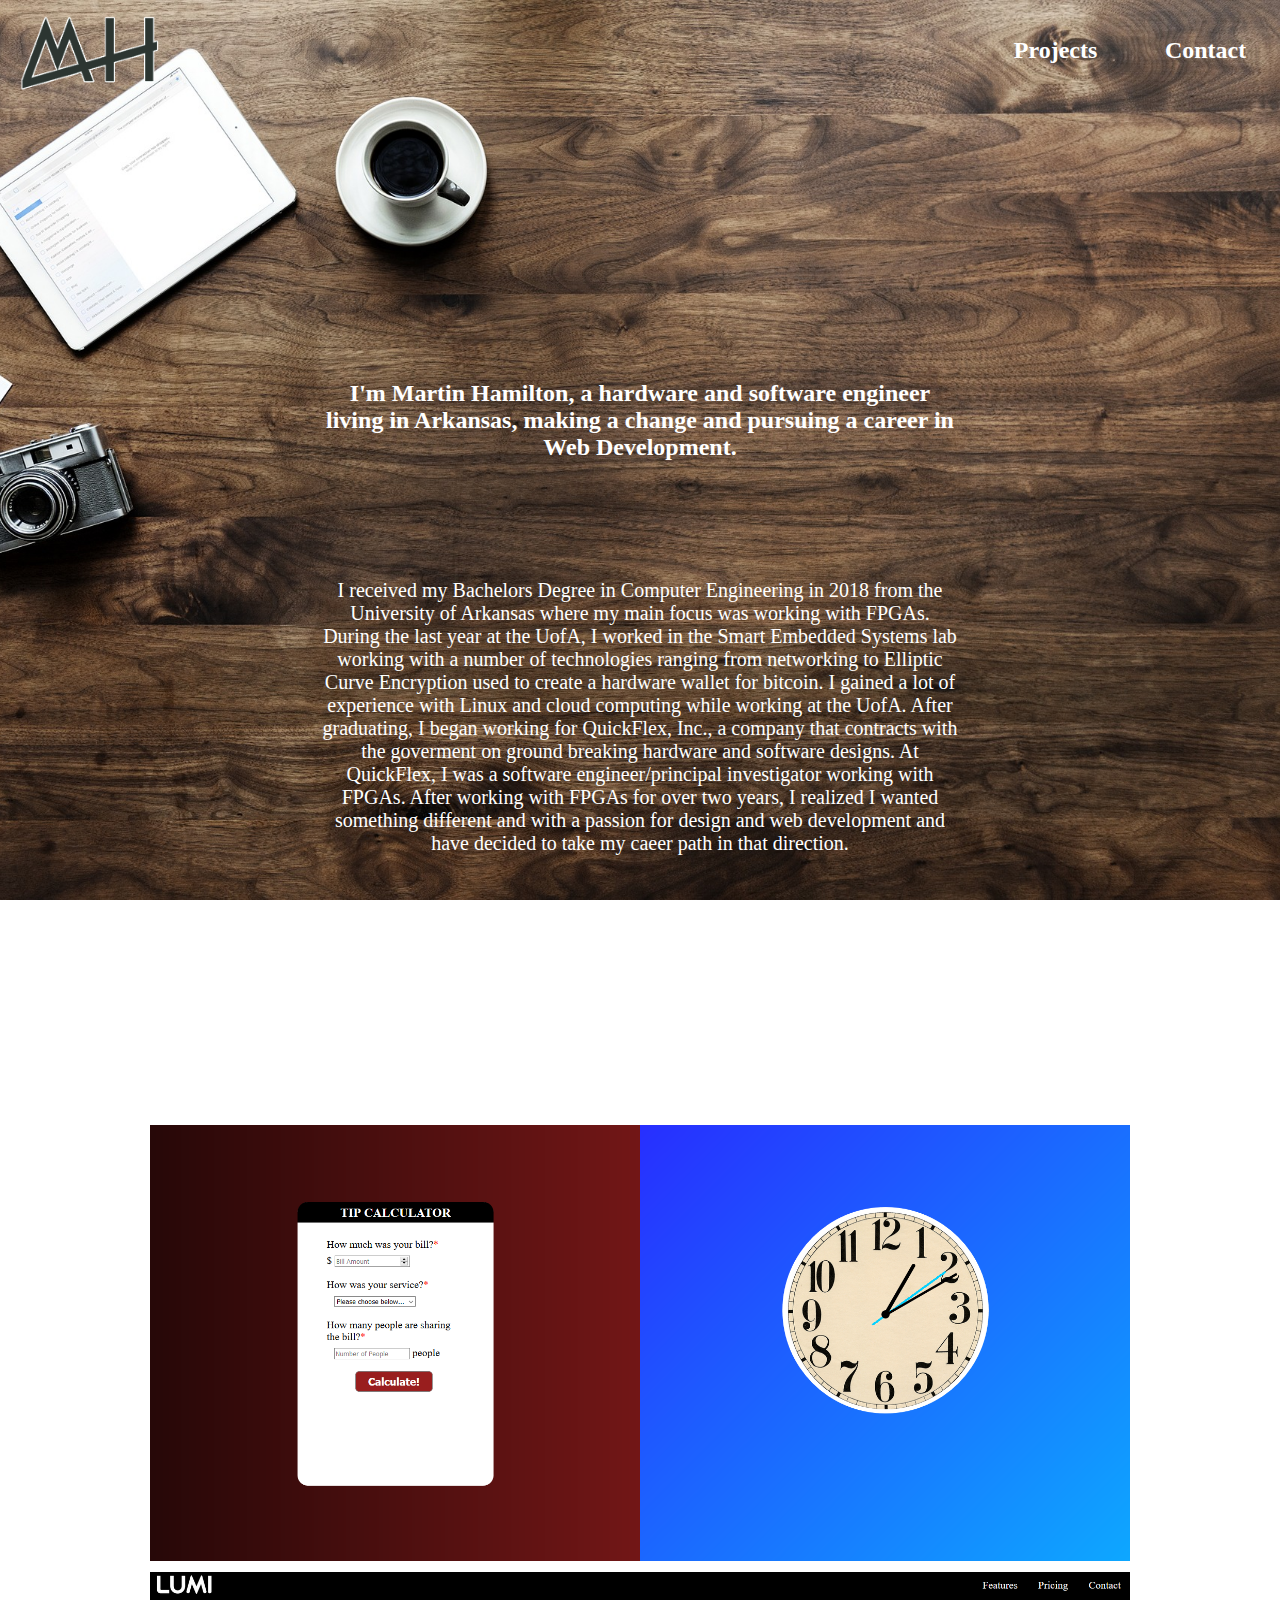
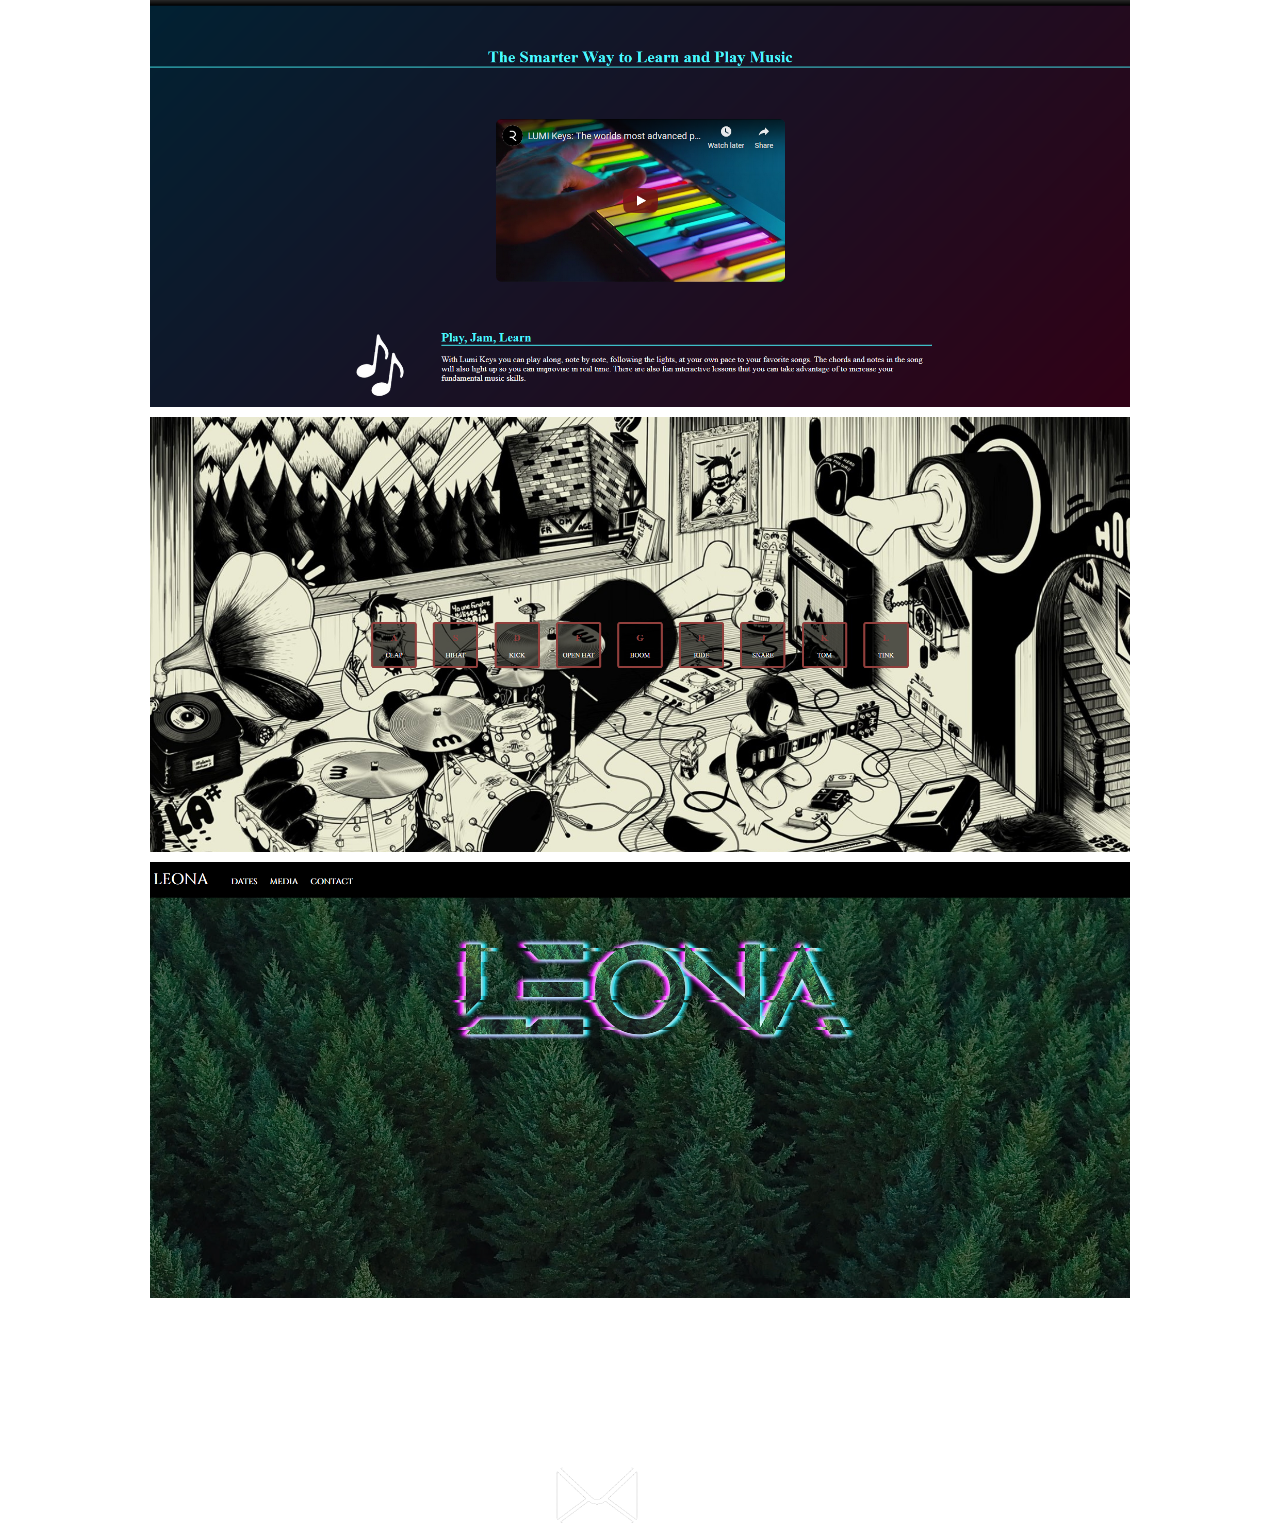
<file: index.html>
<!DOCTYPE html>
<html>
<head>
	<title>Martin Hamilton</title>
	<link rel="icon" href="MH_Logo.png">
	<link rel="stylesheet" href="style.css" type="text/css">
	<script src="https://ajax.googleapis.com/ajax/libs/jquery/3.4.1/jquery.min.js"></script>
	<script src="LP_jquery.js"></script>
</head>
<body>
	<nav>
		<a href="index.html" id="logo_icon"></a>
		<div id="links">
			<a id="projects" href="#projectsSec"><h2>Projects</h2></a>
			<a id="contact" href="#contactSec"><h2>Contact</h2></a>
		</div>
	</nav>
	
	<main>
		<section id="intro">
			<h2>I'm Martin Hamilton, a hardware and software engineer living in Arkansas,
			making a change and pursuing a career in Web Development.
			</h2>
			<br>
			<p id="introDescription">I received my Bachelors Degree in Computer Engineering in 2018 from the University of Arkansas where my main focus was working with FPGAs.
			During the last year at the UofA, I worked in the Smart Embedded Systems lab working with a number of technologies ranging from networking to 
			Elliptic Curve Encryption used to create a hardware wallet for bitcoin. I gained a lot of experience with Linux and cloud computing while working 
			at the UofA. After graduating, I began working for QuickFlex, Inc., a company that contracts with the goverment on ground breaking hardware and software
			designs. At QuickFlex, I was a software engineer/principal investigator working with FPGAs. After working with FPGAs for over two years, I realized
			I wanted something different and with a passion for design and web development and have decided to take my caeer path in that direction.
			</p>
		</section>
		<section id="projectsSec">
		<div id="imageGrid">
			<div id="innerImageGrid">
				<div id="tipDiv">
					<a href="https://mhamilton91.github.io/Tip-Calculator/"><img id="tipCalcScreenshot" class="siteScreenshot" src="TipCalc.png"></a>
					<p id="tipCalcDes" class="descriptions">Tip Calculator<br><br>The tip calculator is a Javascript project that I found while exploring CodePen. 
					This project was one of the first that projects I did using Javascript after I had gained enough experience with HTML and CSS.
					It is a very simple web app that once takes the bill amount, a percentage rating based on a service rating, and the number of 
					people that the bill will be split between to calculate the proper tip.</p>
				</div>
				<div id="clockDiv">
					<a href="https://mhamilton91.github.io/Clock/"><img id="clockScreenshot" class="siteScreenshot" src="Clock.png"></a>
					<p id="clockDes" class="descriptions">Javascript Clock<br><br>The Javascript clock project the second project that I completed while working 
					the 30 Days of Javascript coding challenge. The project takes in the current time and then sets the degrees based on the respective time 
					unit, seconds, minutes, and hours.</p>
				</div>
			</div>
			<div id="lumiDiv">
				<a href="https://mhamilton91.github.io/FCC-Product-Landing-Page/"><img id="lumiScreenshot" class="siteScreenshot" src="LumiExampleLandingPage.png"></a>
				<p id="lumiDes" class="descriptions">Product Landing Page: Lumi<br><br>The product landing page is a project that I did while following the 
				Free Code Camp projects at the end of the HTML/CSS section. The page features only HTML and CSS. I found the LUMI keyboard on Kickstarter 
				and decided to use this as my landing page since I could easily pull information that came directly from the Kickstarter campaign to fill 
				out the information for the product landing page.</p>
			</div>
			<div id="drumKitDiv">
				<a href="https://mhamilton91.github.io/Drum-Kit/"><img id="drumKitScreenshot" class="siteScreenshot" src="DrumKit.png"></a>
				<p id="drumKitDes" class="descriptions">Javascript Interactive Drum Kit<br><br>The interactive drum kit page was the first 30 Days of Javascript 
				project that I completed. The page is set up so that the user can either press the keyboard keys marked for each part of the drum or the user can 
				click on the buttons to play the corresponding drum sound. The original project didn't address the user being able to click on the buttons
				but I felt that it would allow the user more control and it added the ability to play the sounds on a smart phone or tablet.</p>
			</div>
			<div id="leonaDiv">
				<a href="https://mhamilton91.github.io/Leona/"><img id="leonaScreenshot" class="siteScreenshot" src="Leona.png"></a>
				<p id="leonaDes" class="descriptions">Leona Band Page(Under Construction)<br><br>The Leona band page is a page that I am currently working on for a 
				friend's band to start on a personal project to work on my development skills. The website, currently, does not have any Javascript but there are plans 
				to add much more to the website as things move forward. This is the first website that I have worked on with a customer to both design the functionality 
				and design of the website.</p>
			</div>
		</div>
		</section>
		<section id="contactSec">
			<h2>Contact Me</h2>
			<p>This is how you can reach me:</p>
			<img id="email" src="email.png">
			<img id="phone" src="phone.png">
		</section>
		<button id="toTop"></button>
	</main>
</body>
</html>
</file>
<file: style.css>
/*
	#17252A - Mirage
	#2B7A78 - Paradiso
	#3AAFA9 - Keppel
	#DEF2F1 - Swans Down
	#FEFFFF - Twilight Blue
	#D9B08C - Brandy
*/

* {
	padding: 0;
	margin: 0;
	box-sizing: border-box;
}

html {
	scroll-behavior: smooth;
}

body {
	background-image: url(wood.jpg); /*Possibly change to notebook.jpg*/
	background-size: cover;
	background-repeat: no-repeat;
	background-position: right top;
	background-attachment: fixed;
	text-align: center;
}

nav {
	width: 100%;
	height: 100px;
	display: flex;
	align-items: center;
	justify-content: space-between;
	margin-bottom: 280px;
}

#links {
	/*background-color: #FFF;*/
	width: 300px;
	display: flex;
	justify-content: space-around;
}

a {
	color: #fff;
	text-decoration: none;
}

a:hover {
	color: #fff00d;
}

#logo_icon {
	margin-left: 20px;
	background-image: url(MH_Logo_NB.png);
	width: 150px;
	height: 86.36px;
	background-repeat: no-repeat;
	background-size: contain;
}

#logo_icon:hover {
	background-image: url(MH_Logo_NB_hover.png);
}

#intro {
	margin: 0 25% 0 25%;
	color: #FFF;
}

@media only screen and (max-width: 1000px) {
	#intro {
		margin: 100px 10% 0 10%;
	}
}

#introDescription {
	margin-top: 100px;
	font-size: 20px;
	color: #FFF;
}

#imageGrid {
	width: 100%;
	max-width: 1000px;
	margin: 260px auto 0 auto;
	padding: 10px;
	display: grid;
	grid-template-rows: (4, 1fr);
	row-gap: 10px;
	column-gap: 10px;
}

#innerImageGrid {
	display: grid;
	grid-template-columns: 1fr 1fr;
}

img {
	width: 100%;
	height: auto;
	vertical-align: top; /*Removes extra space at the bottom of the grid divs*/
}

.descriptions {
	display: none;
	background-color: #2e2e2e;
	width: 100%;
	color: #fff;
	padding: 20px 50px;
}

/*ADD TO style.css*/
#tipCalcDes{
	grid-column: 1 / 3;
}

#clockDes {
	grid-column: 1 / 3;
}

#contactSec {
	margin-top: 100px;
	color: #FFF;
}

#email {
	width: 150px;
	height: 83px;
}

#phone {
	width: 83px;
	height: 83px;
}

#toTop {
	width: 50px;
	height: 50px;
	position: fixed;
	bottom: 20px;
	right: 20px;
	background: url(arrow.png);
	background-size: 50px;
	border: none;
	cursor: pointer;
	display: none;
}

#toTop:hover {
	background: url(arrowHover.png);
	background-size: 50px;
}
</file>
